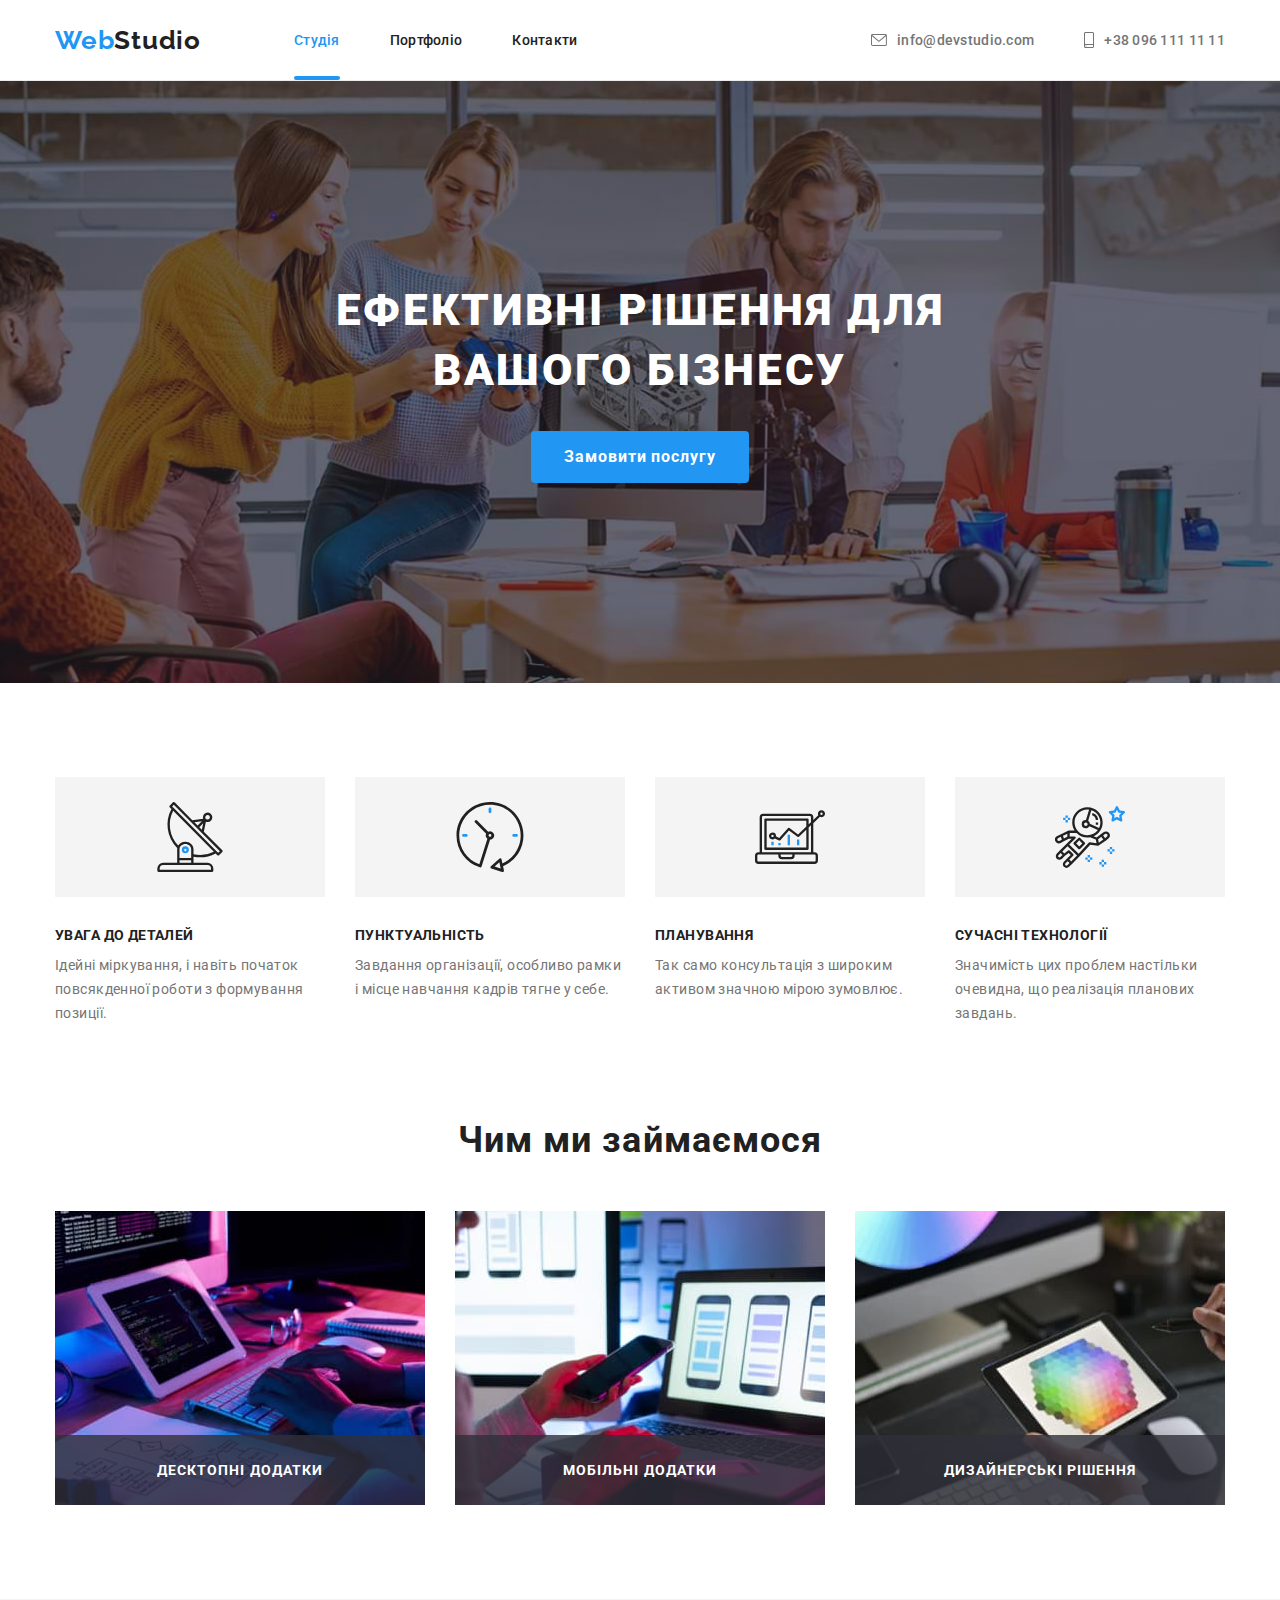
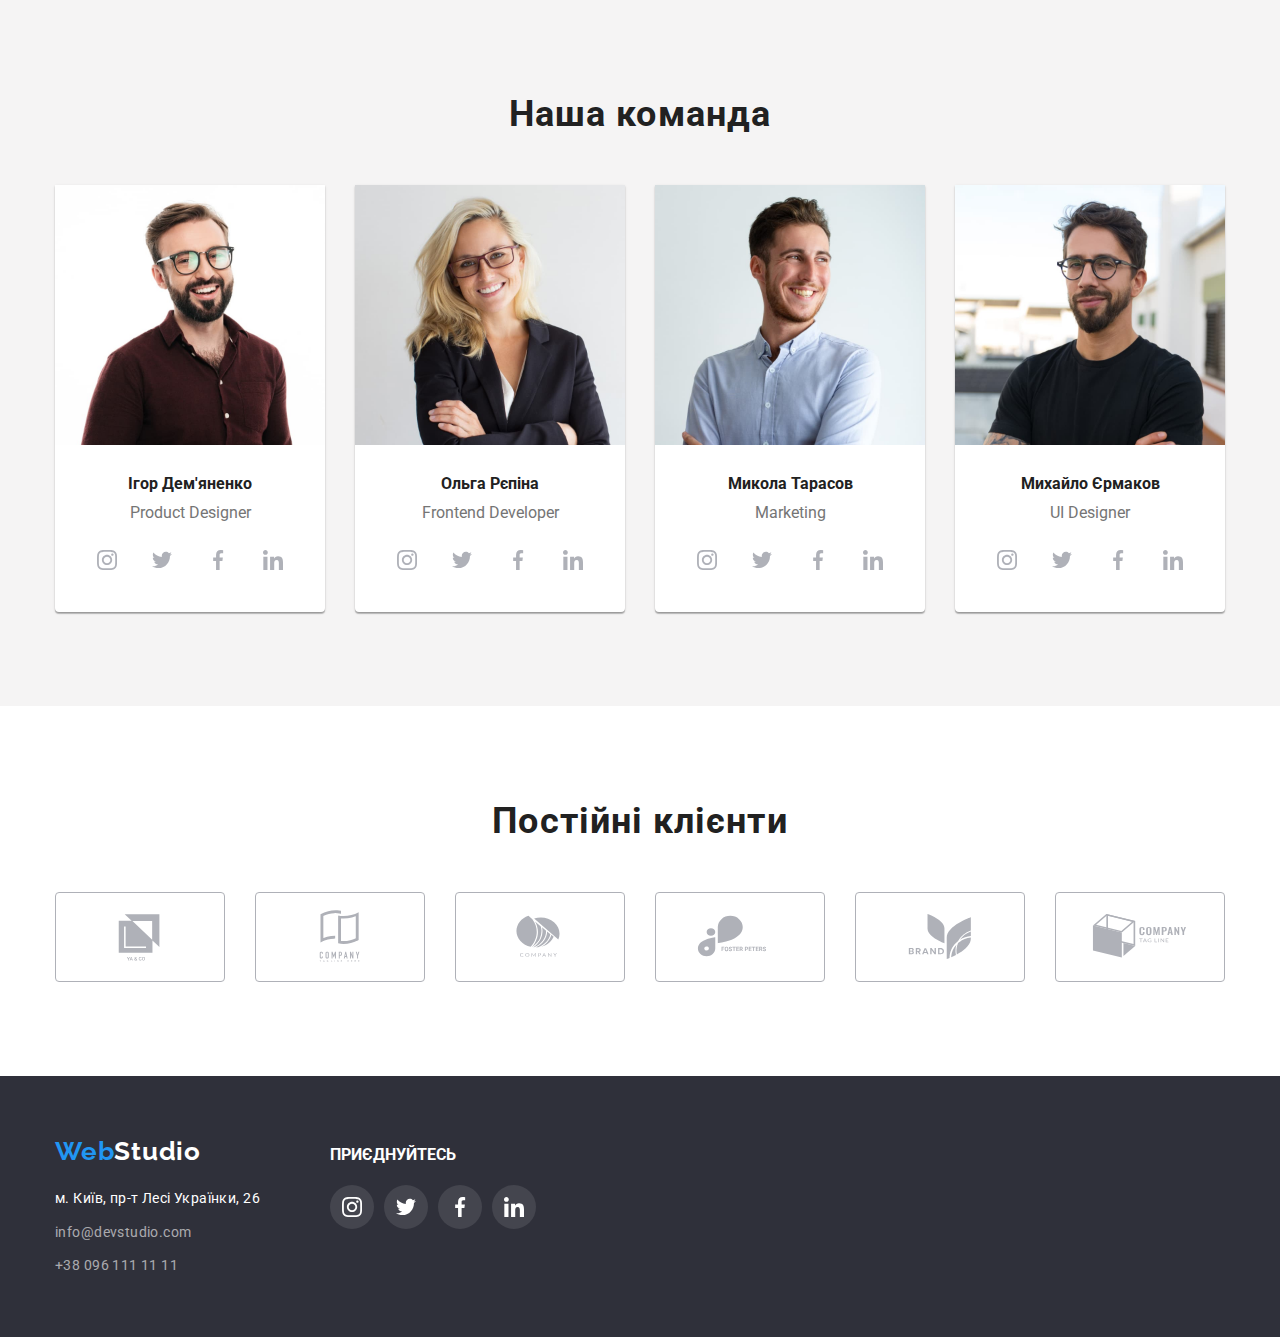
<file: index.html>
<!DOCTYPE html>
<html lang="uk">

<head>
    <meta charset="UTF-8" />
    <meta http-equiv="X-UA-Compatible" content="IE=edge" />
    <meta name="viewport" content="width=device-width, initial-scale=1.0" />
    <title>Студія</title>
    <link rel="preconnect" href="https://fonts.googleapis.com" />
    <link rel="preconnect" href="https://fonts.gstatic.com" crossorigin />
    <link
        href="https://fonts.googleapis.com/css2?family=Raleway:wght@700&family=Roboto:wght@400;500;700;900&display=swap"
        rel="stylesheet" />
    <link rel="stylesheet"
        href="https://cdnjs.cloudflare.com/ajax/libs/modern-normalize/1.1.0/modern-normalize.min.css" />
    <link rel="stylesheet" href="./css/styles.css" />
</head>
<!---->
<body>
    <header>
        <!--navigation with logo, portfolio, contacts-->
        <div class="nav-list-flex container">
            <nav class="nav-list-flex">
                <a href="./index.html" class="webstudio-link">Web<span class="span-studio">Studio</span></a>
                <ul class="nav-list">
                    <li class="item"><a href="./index.html" class="link current">Студія</a></li>
                    <li class="item"><a href="./portfolio.html" class="link">Портфоліо</a></li>
                    <li class="item"><a href="#" class="link">Контакти</a></li>
                </ul>
            </nav>
            <ul class="info-list-contacts">
                <li class="item"><a href="mailto:info@devstudio.com" class="contacts">
                        <svg class="contacs-svg" width="16" height="12">
                            <use href="./images/nav-sprite.svg#icon-e-mail"></use>
                        </svg>info@devstudio.com</a>
                </li>
                <li class="item"><a href="tel:+380961111111" class="contacts">
                        <svg class="contacs-svg" width="10" height="16">
                            <use href="./images/nav-sprite.svg#icon-phone"></use>
                        </svg>+38 096 111 11 11</a>
                </li>
            </ul>
        </div>
    </header>
    <!--main page including first slide with button, our benefits, what do we do, our team-->
    <main>
        <!--first slide with button "order services"-->
        <section class="hero">
            <div class="container">
                <h1 class="hero-title">Ефективні рішення для вашого бізнесу</h1>
                <button type="button" class="hero-button" data-modal-open>Замовити послугу</button>
            </div>
        </section>
        <!--our benefits-->
        <section class="section">
            <div class="container">
                <h2 class="visually-hidden">Переваги</h2>
                <ul class="featueres list">
                    <li class="item quality antenna">
                            <h3 class="featueres-title">Увага до деталей</h3>
                            <p class="featueres-link">
                                Ідейні міркування, і навіть початок повсякденної роботи з формування позиції.
                            </p>
                    </li>
                    <li class="item quality clock">
                            <h3 class="featueres-title">Пунктуальність</h3>
                            <p class="featueres-link">
                                Завдання організації, особливо рамки і місце навчання кадрів
                                тягне у себе.
                            </p>
                    </li>
                    <li class="item quality diagram">
                            <h3 class="featueres-title">Планування</h3>
                            <p class="featueres-link">
                                Так само консультація з широким активом значною мірою зумовлює.
                            </p>
                    </li>
                    <li class="item quality astronaut">
                            <h3 class="featueres-title">Сучасні технології</h3>
                            <p class="featueres-link">
                                Значимість цих проблем настільки очевидна, що реалізація
                                планових завдань.
                            </p>
                    </li>
                </ul>
            </div>
        </section>
        <!--what do we do-->
        <section class="section specificity">
            <div class="container">
                <h2 class="specificity">Чим ми займаємося</h2>
                <ul class="specif list">
                    <li class="item">
                        <div class="specif-box"><img src="./images/prog_on_notebook.jpg" alt="Людина програмує" width="370" height="294"/>
                            <div class="specif-box-list">
                                <p class="specif-box-text">Десктопні додатки</p>
                            </div>
                        </div>
                    </li>
                    <li class="item">
                        <div class="specif-box"><img src="./images/phone_and_notebook.jpg"
                            alt="Людина обирає дизайн додатка для відображення на смартфоні" width="370" height="294"/>
                            <div class="specif-box-list">
                                <p class="specif-box-text">Мобільні додатки</p>
                            </div>
                        </div>
                    </li>
                    <li class="item">
                        <div class="specif-box"><img src="./images/design_tablet.jpg" alt="Людина обирає колір з палітри на планшеті"
                            width="370" height="294"/>
                            <div class="specif-box-list">
                                <p class="specif-box-text">Дизайнерські рішення</p>
                            </div>
                        <div>    
                    </li>
                </ul>
            </div>
        </section>
        <!--our team-->
        <section class="section team-bg">
            <div class="container">
                <h2 class="team">Наша команда</h2>
                <ul class="all-team list">
                    <li class="item">
                        <img src="./images/igor.jpg" alt="фото Ігоря Дем'яненко" width="270" height="260" />
                        <div class="team-card">
                            <h3 class="name-title">Ігор Дем'яненко</h3>
                            <p class="position-title">Product Designer</p>
                            <ul class="svg-social-links">
                                <li>
                                    <a href="#" class="social-links">
                                        <svg viewBox="0 0 100 100" width="20" class="soc-links-svg">
                                            <use xLink:href="./images/sprite.svg#icon-instagram"></use>
                                        </svg>
                                    </a>
                                </li>
                                <li>
                                    <a href="#" class="social-links">
                                        <svg viewBox="0 0 100 100" width="20" class="soc-links-svg">
                                            <use xLink:href="./images/sprite.svg#icon-twitter"></use>
                                        </svg>
                                    </a>
                                </li>
                                <li>
                                    <a href="#" class="social-links">
                                        <svg viewBox="0 0 100 100" width="20" class="soc-links-svg">
                                            <use xLink:href="./images/sprite.svg#icon-facebook"></use>
                                        </svg>
                                    </a>
                                </li>
                                <li>
                                    <a href="#" class="social-links">
                                        <svg viewBox="0 0 100 100" width="20" class="soc-links-svg">
                                            <use xLink:href="./images/sprite.svg#icon-linkedin"></use>
                                        </svg>
                                    </a>
                                </li>
                            </ul>
                        </div>
                    </li>
                    <li class="item">
                        <img src="./images/olga.jpg" alt="фото Ольги Рєпіної" width="270" height="260" />
                        <div class="team-card">
                            <h3 class="name-title">Ольга Рєпіна</h3>
                            <p class="position-title">Frontend Developer</p>
                            <ul class="svg-social-links">
                                <li>
                                    <a href="#" class="social-links">
                                        <svg viewBox="0 0 100 100" width="20" class="soc-links-svg">
                                            <use xLink:href="./images/sprite.svg#icon-instagram"></use>
                                        </svg>
                                    </a>
                                </li>
                                <li>
                                    <a href="#" class="social-links">
                                        <svg viewBox="0 0 100 100" width="20" class="soc-links-svg">
                                            <use xLink:href="./images/sprite.svg#icon-twitter"></use>
                                        </svg>
                                    </a>
                                </li>
                                <li>
                                    <a href="#" class="social-links">
                                        <svg viewBox="0 0 100 100" width="20" class="soc-links-svg">
                                            <use xLink:href="./images/sprite.svg#icon-facebook"></use>
                                        </svg>
                                    </a>
                                </li>
                                <li>
                                    <a href="#" class="social-links">
                                        <svg viewBox="0 0 100 100" width="20" class="soc-links-svg">
                                            <use xLink:href="./images/sprite.svg#icon-linkedin"></use>
                                        </svg>
                                    </a>
                                </li>
                            </ul>
                        </div>
                    </li>
                    <li class="item">
                        <img src="./images/mykola.jpg" alt="фото Миколи Тарасова" width="270" height="260" />
                        <div class="team-card">
                            <h3 class="name-title">Микола Тарасов</h3>
                            <p class="position-title">Marketing</p>
                            <ul class="svg-social-links">
                                <li>
                                    <a href="#" class="social-links">
                                        <svg viewBox="0 0 100 100" width="20" class="soc-links-svg">
                                            <use xLink:href="./images/sprite.svg#icon-instagram"></use>
                                        </svg>
                                    </a>
                                </li>
                                <li>
                                    <a href="#" class="social-links">
                                        <svg viewBox="0 0 100 100" width="20" class="soc-links-svg">
                                            <use xLink:href="./images/sprite.svg#icon-twitter"></use>
                                        </svg>
                                    </a>
                                </li>
                                <li>
                                    <a href="#" class="social-links">
                                        <svg viewBox="0 0 100 100" width="20" class="soc-links-svg">
                                            <use xLink:href="./images/sprite.svg#icon-facebook"></use>
                                        </svg>
                                    </a>
                                </li>
                                <li>
                                    <a href="#" class="social-links">
                                        <svg viewBox="0 0 100 100" width="20" class="soc-links-svg">
                                            <use xLink:href="./images/sprite.svg#icon-linkedin"></use>
                                        </svg>
                                    </a>
                                </li>
                            </ul>
                        </div>
                    </li>
                    <li class="item">
                        <img src="./images/mykhailo.jpg" alt="фото Михайла Єрмакова" width="270" height="260" />
                        <div class="team-card">
                            <h3 class="name-title">Михайло Єрмаков</h3>
                            <p class="position-title">UI Designer</p>
                            <ul class="svg-social-links">
                                <li>
                                    <a href="#" class="social-links">
                                        <svg viewBox="0 0 100 100" width="20" class="soc-links-svg">
                                            <use xLink:href="./images/sprite.svg#icon-instagram"></use>
                                        </svg>
                                    </a>
                                </li>
                                <li>
                                    <a href="#" class="social-links">
                                        <svg viewBox="0 0 100 100" width="20" class="soc-links-svg">
                                            <use xLink:href="./images/sprite.svg#icon-twitter"></use>
                                        </svg>
                                    </a>
                                </li>
                                <li>
                                    <a href="#" class="social-links">
                                        <svg viewBox="0 0 100 100" width="20" class="soc-links-svg">
                                            <use xLink:href="./images/sprite.svg#icon-facebook"></use>
                                        </svg>
                                    </a>
                                </li>
                                <li>
                                    <a href="#" class="social-links">
                                        <svg viewBox="0 0 100 100" width="20" class="soc-links-svg">
                                            <use xLink:href="./images/sprite.svg#icon-linkedin"></use>
                                        </svg>
                                    </a>
                                </li>
                            </ul>
                        </div>
                    </li>
                </ul>
            </div>
        </section>
        <!--our clients-->
        <section class="clients">
            <div class="container">
                <h2 class="clients-title">Постійні клієнти</h2>
                <ul class="clients-list">
                    <li class="clients-item">
                        <a href="#" class="link clients-link">
                            <svg class="clients-svg" width="106" height="60">
                                <use xLink:href="./images/sprite_companis.svg#icon-logo"></use>
                            </svg>
                        </a>
                    </li>
                    <li class="clients-item">
                        <a href="#" class="link clients-link">
                            <svg class="clients-svg" width="106" height="60">
                                <use xLink:href="./images/sprite_companis.svg#icon-logo-1"></use>
                            </svg>
                         </a>
                    </li>
                    <li class="clients-item">
                        <a href="#" class="link clients-link">
                            <svg class="clients-svg" width="106" height="60">
                                <use href="./images/sprite_companis.svg#icon-logo-2"></use>
                            </svg>
                        </a>
                    </li>
                    <li class="clients-item">
                        <a href="#" class="link clients-link">
                            <svg class="clients-svg" width="106" height="60">
                                <use href="./images/sprite_companis.svg#icon-logo-3"></use>
                            </svg>
                        </a>
                    </li>
                    <li class="clients-item">
                        <a href="#" class="link clients-link">
                            <svg class="clients-svg" width="106" height="60">
                                <use href="./images/sprite_companis.svg#icon-logo-4"></use>
                            </svg>
                        </a>
                    </li>
                    <li class="clients-item">
                        <a href="#" class="link clients-link">
                            <svg class="clients-svg" width="106" height="60">
                                <use href="./images/sprite_companis.svg#icon-logo-5"></use>
                            </svg>
                        </a>
                    </li>
                </ul>
            </div>
        </section>
    </main>
    <!--footer with logo, address, contacts-->
    <footer>
        <div class="container footer-container">
            <div class="container-footer-adress">
                <a href="./index.html" class="webstudio-button">Web<span class="span-studio-button">Studio</span></a>
                <address class="adress-list">
                    <ul class="list">
                        <li><a href="https://goo.gl/maps/CPtrU1FHBa2aNyZL9" class="footer-list-item" target="_blank"
                                rel="noopener noreferrer nofollow">
                                м. Київ, пр-т Лесі Українки, 26</a>
                        </li>
                        <li>
                            <a href="mailto:info@devstudio.com" class="footer-list">info@devstudio.com</a>
                        </li>
                        <li>
                            <a href="tel:+380961111111" class="footer-list">+38 096 111 11 11</a>
                        </li>
                    </ul>
                </address>
            </div>
            <div class="container-join-us">
                <p class="join-us">приєднуйтесь</p>
                <ul class="footer-networks">
                    <li class="social-link">
                        <a href="#" class="footer-social-links">
                            <svg width="20" height="20" class="social-svg">
                                <use xLink:href="./images/sprite.svg#icon-instagram"></use>
                            </svg>
                        </a>
                    </li>
                    <li class="social-link">
                        <a href="#" class="footer-social-links">
                            <svg width="20" height="20" class="social-svg">
                                <use xLink:href="./images/sprite.svg#icon-twitter"></use>
                            </svg>
                        </a>
                    </li>
                    <li class="social-link">
                        <a href="#" class="footer-social-links">
                            <svg width="20" height="20" class="social-svg">
                                <use xLink:href="./images/sprite.svg#icon-facebook"></use>
                            </svg>
                        </a>
                    </li>
                    <li class="social-link">
                        <a href="#" class="footer-social-links">
                            <svg width="20" height="20" class="social-svg">
                                <use xLink:href="./images/sprite.svg#icon-linkedin"></use>
                            </svg>
                        </a>
                    </li>
                </ul>
            </div>
        </div>
    </footer>
    <div class="backdrop is-hidden" data-modal>
        <div class="modal">
            <button type="button" class="button-close" data-modal-close>
                <svg width="100%" height="100%">
                    <use xLink:href="./images/close.svg#icon-close"></use>
                </svg>
            </button>
        </div>
    </div>
    <script src="./js/modal.js"></script>
</body>

</html>
</file>
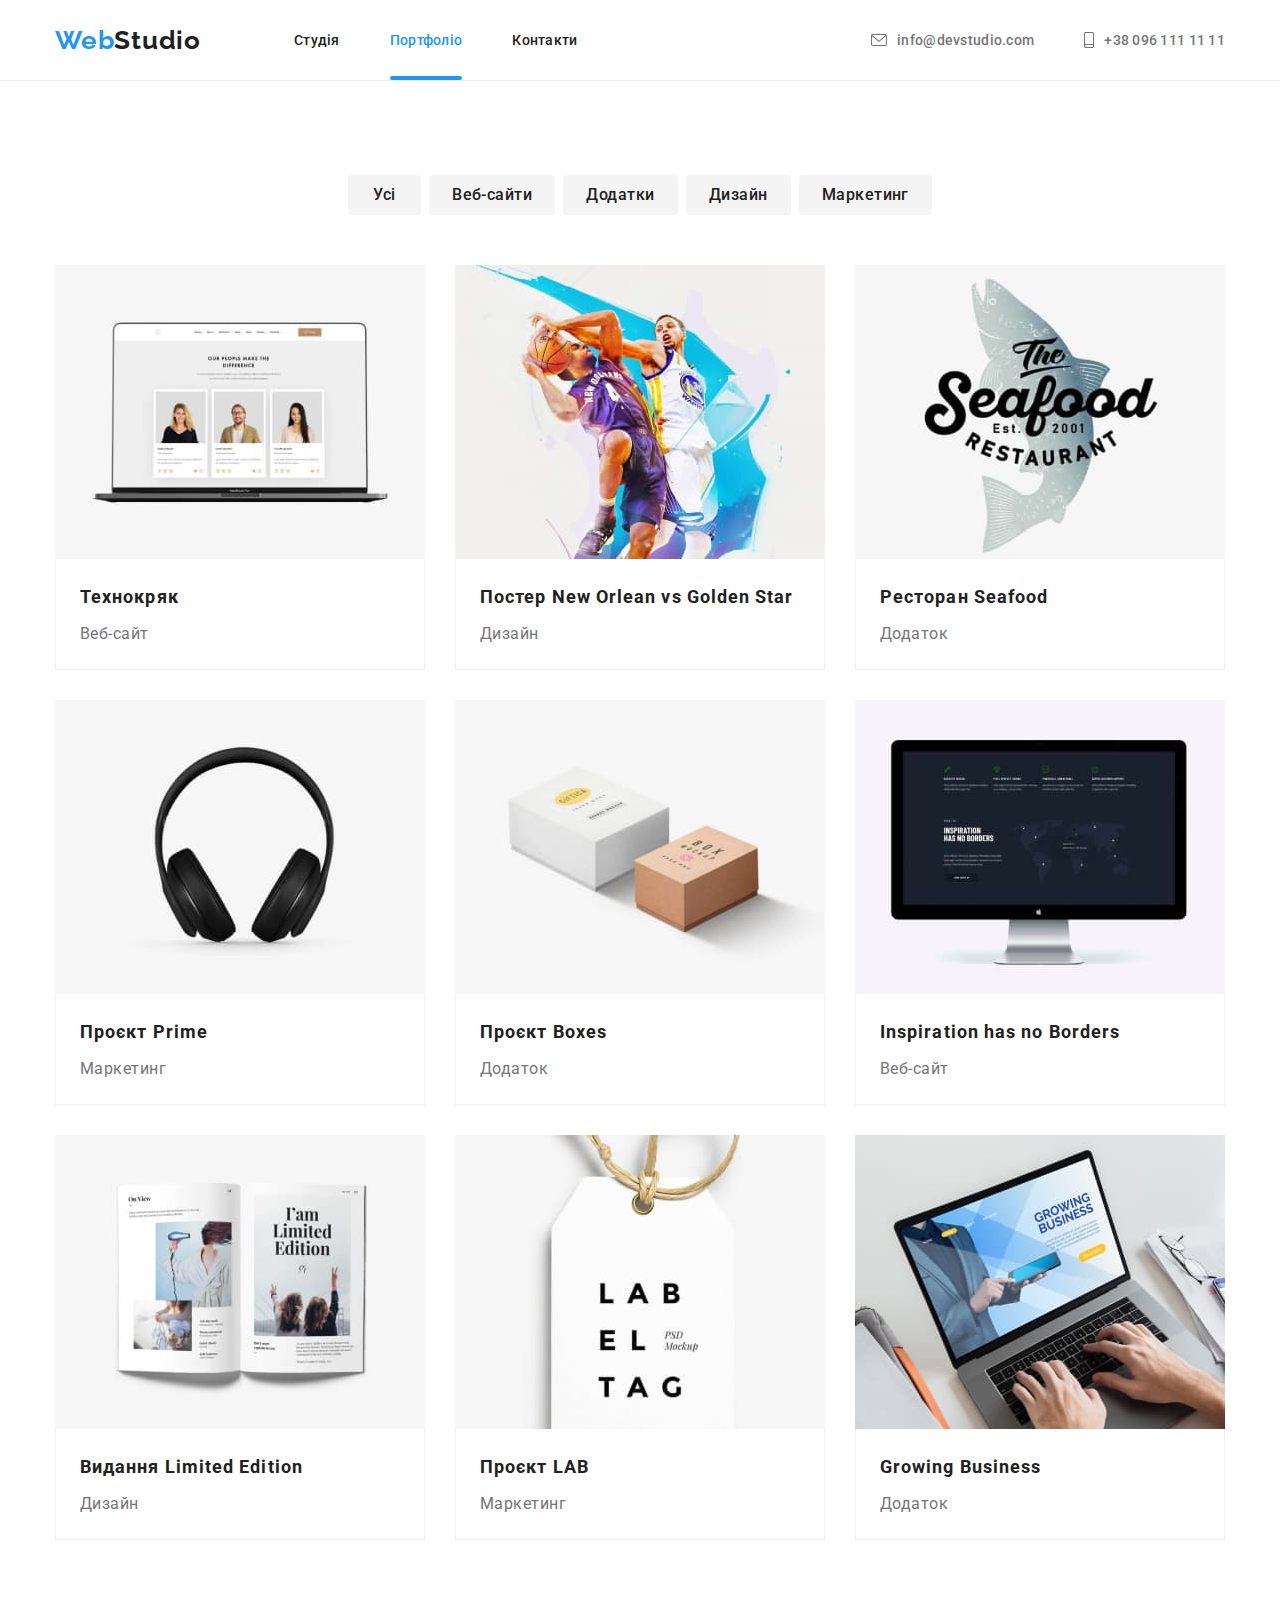
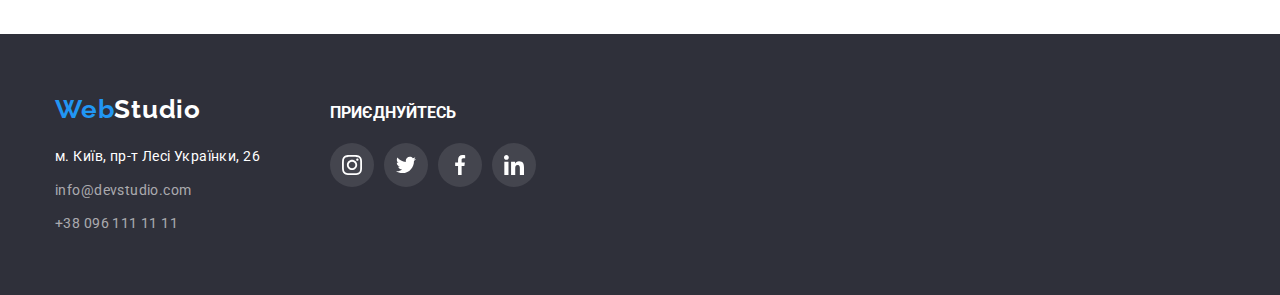
<file: portfolio.html>
<!DOCTYPE html>
<html lang="uk">
<head>
    <meta charset="UTF-8">
    <meta http-equiv="X-UA-Compatible" content="IE=edge">
    <meta name="viewport" content="width=device-width, initial-scale=1.0">
    <title>Портфоліо</title>
    <link rel="preconnect" href="https://fonts.googleapis.com">
    <link rel="preconnect" href="https://fonts.gstatic.com" crossorigin>
    <link href="https://fonts.googleapis.com/css2?family=Raleway:wght@700&family=Roboto:wght@400;500;700;900&display=swap"
    rel="stylesheet">
    <link rel="stylesheet" href="https://cdnjs.cloudflare.com/ajax/libs/modern-normalize/1.1.0/modern-normalize.min.css"/>
    <link rel="stylesheet" href="./css/styles.css">
</head>
<body>
    <header>
        <!--navigation with logo, portfolio, contacts-->
        <div class="nav-list-flex container">
            <nav class="nav-list-flex">
                <a href="./index.html" class="webstudio-link">Web<span class="span-studio">Studio</span></a>
                <ul class="nav-list">
                    <li class="item"><a href="./index.html" class="link">Студія</a></li>
                    <li class="item"><a href="./portfolio.html" class="link current">Портфоліо</a></li>
                    <li class="item"><a href="#" class="link">Контакти</a></li>
                </ul>
            </nav>
            <ul class="info-list-contacts">
                <li class="item"><a href="mailto:info@devstudio.com" class="contacts">
                        <svg class="contacs-svg" width="16" height="12">
                            <use href="./images/nav-sprite.svg#icon-e-mail"></use>
                        </svg>info@devstudio.com</a>
                </li>
                <li class="item"><a href="tel:+380961111111" class="contacts">
                        <svg class="contacs-svg" width="10" height="16">
                            <use href="./images/nav-sprite.svg#icon-phone"></use>
                        </svg>+38 096 111 11 11</a>
                </li>
            </ul>
        </div>
    </header>
    <!--main with buttons and portfolio-->
    <main>
        <section class="section-portfolio">
            <div class="section container">
                    <h1 class="visually-hidden">Наші роботи</h1>
                <ul class="portfolio-projects list">
                    <li class="item"><button class="portfolio-link" type="button">Усі</button></li>
                    <li class="item"><button class="portfolio-link" type="button">Веб-сайти</button></li>
                    <li class="item"><button class="portfolio-link" type="button">Додатки</button></li>
                    <li class="item"><button class="portfolio-link" type="button">Дизайн</button></li>
                    <li class="item"><button class="portfolio-link" type="button">Маркетинг</button></li>
                </ul>
                <ul class="projects-list">
                    <li class="item">
                        <a href="#" class="card-link">
                            <div class="project-thumb">
                                <img src="./images/notebook_with_site.jpg" alt="зображення ноутбуку з відкритим сайтом" width="370" height="294"/>
                                <div class="card-description">
                                    <p class="card-description-text">
                                        Ресурс пропонує комплексні пропозиції з різним рівнем функціоналу 
                                        та сервісів. Все це дозволить відвідувачу отримати вичерпні відомості 
                                        про компанію чи приватну особу.
                                    </p>
                                </div>
                            </div>
                            <div class="project-card">
                                <h2 class="project-title">Технокряк</h2>
                                <p class="project-category">Веб-сайт</p>
                            </div>
                        </a> 
                    </li>
                    <li class="item">
                        <a href="#" class="card-link">
                            <div class="project-thumb">   
                                <img src="./images/basketball_players.jpg" alt="зображення постеру баскетбол Новий Орлеан проти Голден Стейт" width="370" height="294"/>
                                <div class="card-description">
                                    <p class="card-description-text">
                                        Ресурс пропонує комплексні пропозиції з різним рівнем функціоналу 
                                        та сервісів. Все це дозволить відвідувачу отримати вичерпні відомості 
                                        про компанію чи приватну особу.
                                    </p>
                                </div>
                            </div>
                            <div class="project-card">
                                <h2 class="project-title">Постер New Orlean vs Golden Star</h2>
                                <p class="project-category">Дизайн</p>
                            </div>
                        </a>        
                    </li>
                    <li class="item">
                        <a href="#" class="card-link">
                            <div class="project-thumb">
                                <img src="./images/seafood_restaurant.jpg" alt="зображення логотипу ресторану Seafood" width="370" height="294"/>
                                <div class="card-description">
                                    <p class="card-description-text">
                                        Ресурс пропонує комплексні пропозиції з різним рівнем функціоналу 
                                        та сервісів. Все це дозволить відвідувачу отримати вичерпні відомості 
                                        про компанію чи приватну особу.
                                    </p>
                                </div>
                            </div>
                            <div class="project-card">
                                <h2 class="project-title">Ресторан Seafood</h2>
                                <p class="project-category">Додаток</p>
                            </div>
                        </a>     
                    </li>
                    <li class="item">
                        <a href="#" class="card-link">
                            <div class="project-thumb">
                                <img src="./images/headphones.jpg" alt="зображення навушників" width="370" height="294"/>
                                <div class="card-description">
                                    <p class="card-description-text">
                                        Ресурс пропонує комплексні пропозиції з різним рівнем функціоналу 
                                        та сервісів. Все це дозволить відвідувачу отримати вичерпні відомості 
                                        про компанію чи приватну особу.
                                    </p>
                                </div>
                            </div>
                            <div class="project-card">
                                <h2 class="project-title">Проєкт Prime</h2>
                                <p class="project-category">Маркетинг</p>
                            </div>
                        </a>     
                    </li>
                    <li class="item">
                        <a href="#" class="card-link">
                            <div class="project-thumb">   
                                <img src="./images/boxes.jpg" alt="зображення коробок" width="370" height="294"/>
                                <div class="card-description">
                                    <p class="card-description-text">
                                        Ресурс пропонує комплексні пропозиції з різним рівнем функціоналу 
                                        та сервісів. Все це дозволить відвідувачу отримати вичерпні відомості 
                                        про компанію чи приватну особу.
                                    </p>
                                </div>
                            </div>
                            <div class="project-card">   
                                <h2 class="project-title">Проєкт Boxes</h2>
                                <p class="project-category">Додаток</p>
                            </div>
                        </a>          
                    </li>
                    <li class="item">
                        <a href="#" class="card-link">
                            <div class="project-thumb">
                                <img src="./images/сomputer.jpg" alt="зображення комп'ютера з відкритим сайтом" width="370" height="294"/>
                                <div class="card-description">
                                    <p class="card-description-text">
                                        Ресурс пропонує комплексні пропозиції з різним рівнем функціоналу 
                                        та сервісів. Все це дозволить відвідувачу отримати вичерпні відомості 
                                        про компанію чи приватну особу.
                                    </p>
                                </div>
                            </div> 
                            <div class="project-card">
                                <h2 class="project-title">Inspiration has no Borders</h2>
                                <p class="project-category">Веб-сайт</p>
                            </div>   
                        </a>     
                    </li>
                    <li class="item">
                        <a href="#" class="card-link">
                            <div class="project-thumb">
                                <img src="./images/magazine.jpg" alt="зображення журналу Limited Edition" width="370" height="294"/>
                                <div class="card-description">
                                    <p class="card-description-text">
                                        Ресурс пропонує комплексні пропозиції з різним рівнем функціоналу 
                                        та сервісів. Все це дозволить відвідувачу отримати вичерпні відомості 
                                        про компанію чи приватну особу.
                                    </p>
                                </div>
                            </div>
                            <div class="project-card">
                                <h2 class="project-title">Видання Limited Edition</h2>
                                <p class="project-category">Дизайн</p>
                            </div>
                        </a>         
                    </li>
                    <li class="item">
                        <a href="#" class="card-link">
                            <div class="project-thumb">
                                <img src="./images/lab.jpg" alt="зображення лейблу" width="370" height="294">
                                <div class="card-description">
                                    <p class="card-description-text">
                                        Ресурс пропонує комплексні пропозиції з різним рівнем функціоналу 
                                        та сервісів. Все це дозволить відвідувачу отримати вичерпні відомості 
                                        про компанію чи приватну особу.
                                    </p>
                                </div>
                            </div>    
                            <div class="project-card">
                                <h2 class="project-title">Проєкт LAB</h2>
                                <p class="project-category">Маркетинг</p>
                            </div>
                        </a>         
                    </li>
                    <li class="item">
                        <a href="#" class="card-link">
                            <div class="project-thumb">
                                <img src="./images/growing.jpg" alt="зображення ноутбуку з платформою Growing Business" width="370" height="294">
                                <div class="card-description">
                                    <p class="card-description-text">
                                        Ресурс пропонує комплексні пропозиції з різним рівнем функціоналу 
                                        та сервісів. Все це дозволить відвідувачу отримати вичерпні відомості 
                                        про компанію чи приватну особу.
                                    </p>
                                </div>
                            </div>
                            <div class="project-card">
                                <h2 class="project-title">Growing Business</h2>
                                <p class="project-category">Додаток</p>
                            </div>
                        </a>      
                    </li>
                </ul>
            </div>
        </section>
    
    </main>
    <!--footer with logo, address, contacts-->
    <footer>
        <div class="container footer-container">
            <div class="container-footer-adress">
                <a href="./index.html" class="webstudio-button">Web<span class="span-studio-button">Studio</span></a>
                <address class="adress-list">
                    <ul class="list">
                        <li><a href="https://goo.gl/maps/CPtrU1FHBa2aNyZL9" class="footer-list-item" target="_blank"
                                rel="noopener noreferrer nofollow">
                                м. Київ, пр-т Лесі Українки, 26</a>
                        </li>
                        <li>
                            <a href="mailto:info@devstudio.com" class="footer-list">info@devstudio.com</a>
                        </li>
                        <li>
                            <a href="tel:+380961111111" class="footer-list">+38 096 111 11 11</a>
                        </li>
                    </ul>
                </address>
            </div>
            <div class="container-join-us">
                <p class="join-us">приєднуйтесь</p>
                <ul class="footer-networks">
                    <li class="social-link">
                        <a href="#" class="footer-social-links">
                            <svg width="20" height="20" class="social-svg">
                                <use xLink:href="./images/sprite.svg#icon-instagram"></use>
                            </svg>
                        </a>
                    </li>
                    <li class="social-link">
                        <a href="#" class="footer-social-links">
                            <svg width="20" height="20" class="social-svg">
                                <use xLink:href="./images/sprite.svg#icon-twitter"></use>
                            </svg>
                        </a>
                    </li>
                    <li class="social-link">
                        <a href="#" class="footer-social-links">
                            <svg width="20" height="20" class="social-svg">
                                <use xLink:href="./images/sprite.svg#icon-facebook"></use>
                            </svg>
                        </a>
                    </li>
                    <li class="social-link">
                        <a href="#" class="footer-social-links">
                            <svg width="20" height="20" class="social-svg">
                                <use xLink:href="./images/sprite.svg#icon-linkedin"></use>
                            </svg>
                        </a>
                    </li>
                </ul>
            </div>
        </div>
    </footer>
</body>
</html>
</file>
<file: css/styles.css>
:root {
    /*fonts*/
    --main-font: "Roboto", sans-serif;
    --secondary-font: "Raleway", sans-serif;
    /* colors */
    --link-color: #2196f3;
    --hover-color: #188ce8;
    --logo-color: #000000;
    --main-light-color: #ffffff;
    --main-dark-color: #2f303a;
    --main-font-color: #212121;
    --secondary-font-color: #757575;
    --third-font-color: rgba(255, 255, 255, 0.6);
    --portfolio-bg-color: #f5f4f4;
    --icon-color: #afb1b8;
    --white: #ffffff;
    --animation-timing: cubic-bezier(0.4, 0, 0.2, 1);
    --specif-box-color: rgba(47, 48, 58, 0.8);
    --hover-overlay: rgba(33, 150, 243, 0.9);
    
}
  
  /*body css*/
  
body {
    font-family: Roboto, sans-serif;
  }
  
li {
    list-style-type: none;
  }
  
a {
    text-decoration: none;
  }
  
ul {
    margin: 0;
    padding: 0;
  }
  
h1,
h2,
h3,
h4,
h5,
h6,
p {
    margin: 0;
    padding: 0;
  }
  
img {
    display: block;
  }
  
.list {
    list-style: none;
    padding: 0;
    margin: 0;
  }
  
.link {
    list-style: none;
    padding: 0;
    margin: 0;
  }
  
header {
    border-bottom: 1px solid #ececec;
  }
  
/*header a {
    padding-bottom: 32px;
    padding-top: 32px;
}*/

.container {
    width: 1200px;
    margin-left: auto;
    margin-right: auto;
    padding-left: 15px;
    padding-right: 15px;
    /*outline: 2px solid orange;*/
}
  
.backdrop {
    position: fixed;
    top: 0;
    left: 0;
    width: 100%;
    height: 100%;
    background-color: rgba(0, 0, 0, 0.2);
    opacity: 1;
    transition: opacity 250ms var(--animating-timing);
}
  
.modal {
    position: absolute;
    top: 50%;
    left: 50%;
    transform: translate(-50%, -50%);
    min-width: 528px;
    min-height: 581px;
    background: var(--white);
    box-shadow: 0px 1px 3px rgba(0, 0, 0, 0.12), 0px 1px 1px rgba(0, 0, 0, 0.14),
      0px 2px 1px rgba(0, 0, 0, 0.2);
    border-radius: 4px;
    transform: translate(-50%, -50%) scale(1);
    transition: transform 250ms cubic-bezier(0.6, 0.14, 0.21, 1.43);
}
  
.backdrop.is-hidden {
    opacity: 0;
    pointer-events: none;
}
  
.backdrop.is-hidden .modal {
    transform: translate(-50%, -50%) scale(0.8);
}
  
.button-close {
    position: absolute;
    top: 8px;
    right: 8px;
    width: 30px;
    height: 30px;
    margin: 0;
    padding: 0;
    background-color: var(--white);
    border: 1px solid rgba(0, 0, 0, 0.1);
    border-radius: 50%;
}
  
.visually-hidden {
    position: absolute;
    width: 1px;
    height: 1px;
    margin: -1px;
    border: 0;
    padding: 0;
  
    white-space: nowrap;
    clip-path: inset(100%);
    clip: rect(0 0 0 0);
    overflow: hidden;
  }
  
  /* header css*/
.webstudio-link {
    font-family: Raleway, sans-serif;
    font-weight: 700;
    font-size: 26px;
    line-height: 31px;
    letter-spacing: 0.03em;
    color: var(--link-color);
  }
  
.span-studio {
    color: var(--main-font-color);
  }
  
.contacts {
    justify-content: end;
    color: #757575;
    display: flex;
    align-items: center;
  }
  
.nav-list-flex {
    display: flex;
    align-items: center;
    /*border-bottom: 1px solid #ececec;*/
  }
  
.nav-list-flex :last-child {
    margin-right: 0;
  }
  
.nav-list {
    display: flex;
    margin-left: 93px;
    margin-bottom: 0px;
    margin-top: 0px;
  }
  
.nav-list .link {
    position: relative;
    display: block;
    padding-top: 32px;
    padding-bottom: 32px;
    font-weight: 500;
    font-size: 14px;
    line-height: 16px;
    letter-spacing: 0.02em;
    color: var(--main-font-color);
  }

.nav-list .item + .item {
    margin-left: 50px;
  }
  
.info-list-contacts .item + .item {
    margin-left: 50px;
    display: flex;
    padding-left: 0;
  }
  
.nav-list a:hover,
.nav-list a:focus {
    color: var(--link-color);
  }

.nav-list .link::after {
    content: "";
    display: block;
    position: absolute;
    top: calc(100% - 4px);
    left: 0;
    height: 4px;
    width: 100%;
    background-color: var(--link-color);
    border-radius: 4px;
    opacity: 0;
}
.nav-list .link.current,
.nav-list .link.current::after {
  color: var(--link-color);
  border-radius: 2px;
  opacity: 1;
}

  
.info-list-contacts {
    display: flex;
    margin: 0 auto;
  }
  
.info-list-contacts a {
    font-weight: 500;
    font-size: 14px;
    line-height: 16px;
    letter-spacing: 0.02em;
    color: var(--secondary-font-color);
  }
  
.info-list-contacts a:hover,
.info-list-contacts a:focus {
    color: var(--link-color);
  }
.nav-list-flex .link.current {
    color: var(--link-color);
  }
  
.overlay {
    max-width: 1600px;
    height: 600px;
    margin-left: auto;
    margin-right: auto;
    background-image: url(../images/img\ overlay.jpg);
    background-size: cover;
    background-repeat: no-repeat;
    background-position: center;
  }
  
.contacs-svg,
.contacs-svg {
    fill: currentColor;
    background-size: auto;
    display: flex;
  }
  
.contacs-svg:nth-child(1) {
    margin-right: 10px;
  }
  
.hero {
    background: var(--main-dark-color);
    text-align: center;
    padding-top: 200px;
    padding-bottom: 200px;
    max-width: 1600px;
    margin-left: auto;
    margin-right: auto;
    background-image: linear-gradient(
        to right,
        rgba(47, 48, 58, 0.4),
        rgba(47, 48, 58, 0.4)
      ),
      url("../images/overlay.jpg");
    background-position: center;
    background-repeat: no-repeat;
    background-size: cover;
  }
.hero-title {
    font-weight: 900;
    font-size: 44px;
    line-height: 1.36;
    text-align: center;
    letter-spacing: 0.06em;
    text-transform: uppercase;
    color: var(--primary-white);
    margin: 0 auto;
    color: var(--main-light-color);
    margin-bottom: 30px;
    max-width: 696px;
    height: 120px;
  }
.hero-button {
    background: var(--link-color);
    color: var(--main-light-color);
    border: 1px solid transparent;
    border-radius: 4px;
    padding: 10px 32px;
    font-weight: 700;
    font-size: 16px;
    line-height: 30px;
    text-align: center;
    letter-spacing: 0.06em;
  }
  
.section {
    padding-top: 94px;
    padding-bottom: 94px;
}

.featueres {
    display: flex;
}
.featueres .item + .item {
    margin-left: 30px;
}
.featueres .item {
    width: 270px;
    margin-right: 0px;
    padding-inline-start: 0px;
}

.featueres-title {
    margin-top: 0px;
    margin-bottom: 10px;
    font-weight: 700;
    font-size: 14px;
    line-height: 16px;
    letter-spacing: 0.03em;
    text-transform: uppercase;
    color: var(--main-font-color);
}
.featueres-link {
    font-weight: 400;
    font-size: 14px;
    line-height: 24px;
    letter-spacing: 0.03em;
    color: var(--secondary-font-color);
}
  
.item quality {
    width: 270px;
  }
  
.quality h3 {
    margin-bottom: 10px;
  }
  
.qualitys:not(:last-child) {
    margin-right: 30px;
  }
  
.quality::before {
    display: block;
    content: "";
    height: 120px;
    background-color: var(--portfolio-bg-color);
    background-size: 70px 70px;
    background-repeat: no-repeat;
    background-position: center;
    margin-bottom: 30px;
  }
.antenna::before {
    background-image: url(../images/antenna.svg);
  }
.clock::before {
    background-image: url(../images/clock.svg);
  }
.diagram::before {
    background-image: url(../images/diagram.svg);
  }
.astronaut::before {
    background-image: url(../images/astronaut.svg);
  }
  .specificity {
    margin-bottom: 50px;
    padding-top: 0;
    font-weight: 700;
    font-size: 36px;
    line-height: 42px;
    text-align: center;
    letter-spacing: 0.03em;
    color: var(--main-font-color);
  }
.section.section.specificity {
    margin-bottom: 0;
  }
.specif {
    display: flex;
  }
  
.specif .item + .item {
    margin-left: 30px;
}

.specif-box {
  position: relative;
}

.specif-box-list {
  position: absolute;
  bottom: 0;
  left: 0;

  width: 100%;
  height: 70px;
  padding: 27px;
  text-align: center;
  background-color: var(--specif-box-color);
}

.specif-box-text {
  color: var(--main-light-color);
  text-transform: uppercase;
  font-weight: 700;
  line-height: 1.14;
  font-size: 14px;
  line-height: 16px;
}

.team-bg {
    background: var(--portfolio-bg-color);
  }
  
.team {
    padding-top: 0;
    margin-bottom: 50px;
    font-weight: 700;
    font-size: 36px;
    line-height: 42px;
    text-align: center;
    letter-spacing: 0.03em;
    color: var(--main-font-color);
  }
.all-team {
    display: flex;
    text-align: center;
  }
.all-team .item + .item {
    margin-left: 30px;
  }
.all-team .item {
    background-color: var(--main-light-color);
    box-shadow: 0px 1px 3px rgba(0, 0, 0, 0.12), 0px 1px 1px rgba(0, 0, 0, 0.14),
      0px 2px 1px rgba(0, 0, 0, 0.2);
    border-radius: 0px 0px 4px 4px;
    width: 270px;
  }
  
.name-title {
    font-family: var(--main-font);
    font-size: 16px;
    color: var(--main-font-color);
    line-height: 1.18;
    text-align: center;
    margin-bottom: 10px;
  }
  
.position-title {
    color: var(--secondary-font-color);
  }
  
.svg-social-links {
    display: flex;
    justify-content: space-between;
    padding-inline-start: 0px;
    margin-top: 16px;
  }
.social-links {
    display: flex;
    justify-content: center;
    align-items: center;
    width: 44px;
    height: 44px;
    color: var(--icon-color);
    border-radius: 50%;
  }
  
.social-links:hover,
.social-links:focus {
    background-color: var(--link-color);
    color: var(--main-light-color);
    outline: none;
  }
  
.soc-links-svg,
.soc-links-svg:hover {
    fill: currentColor;
  }
  
.clients {
    padding-top: 94px;
    padding-bottom: 94px;
  }
  
.clients-title {
    padding-top: 0;
    margin-bottom: 50px;
    font-weight: 700;
    font-size: 36px;
    line-height: 42px;
  
    text-align: center;
    letter-spacing: 0.03em;
  
    color: var(--main-font-color);
  }
.clients-list {
    display: flex;
    flex-wrap: wrap;
    padding-inline-start: 0px;
  }
  
.clients-item {
    width: 170px;
    height: 90px;
    margin-right: 30px;
    margin-bottom: 30px;
  }
  
.clients-link {
    display: flex;
    align-items: center;
    justify-content: center;
    width: 100%;
    height: 100%;
    color: var(--icon-color);
    border: 1px solid var(--icon-color);
    border-radius: 4px;
}
  
.clients-item:nth-child(6n) {
    margin-right: 0px;
  }
  
.clients-item:nth-last-child(-n + 6) {
    margin-bottom: 0px;
  }
  
.clients-link:hover,
.clients-link:focus {
    color: var(--link-color);
    border: 1px solid var(--link-color);
    outline: none;
  }
  
.clients-svg {
    fill: currentColor;
  }
  
.team-card {
    padding: 30px 30px;
  }
.team-title {
    margin-bottom: 10px;
    font-weight: 500;
    font-size: 16px;
    line-height: 19px;
    text-align: center;
    letter-spacing: 0.03em;
    color: var(--main-font-color);
  }
.team-link {
    font-weight: 400;
    font-size: 16px;
    line-height: 19px;
    text-align: center;
    letter-spacing: 0.03em;
    color: var(--secondary-font-color);
  }
  
footer {
    background: var(--main-dark-color);
    padding-top: 60px;
    padding-bottom: 60px;
  }
.footer-bg a:hover,
.footer-bg a:focus {
    color: var(--link-color);
  }
.webstudio-button {
    display: block;
    margin-bottom: 20px;
    font-family: Raleway, sans-serif;
    font-weight: 700;
    font-size: 26px;
    line-height: 31px;
    letter-spacing: 0.03em;
    color: var(--link-color);
  }
.span-studio-button {
    color: var(--main-light-color);
  }
.footer-list-item {
    display: block;
    font-style: normal;
    font-weight: 400;
    font-size: 14px;
    line-height: 1.71;
    letter-spacing: 0.03em;
    color: var(--main-light-color);
  }
.footer-list {
    display: block;
    margin-top: 9px;
    font-style: normal;
    font-weight: 400;
    font-size: 14px;
    line-height: 24px;
    letter-spacing: 0.03em;
    color: var(--third-font-color);
  }
  
  
.join-us {
    line-height: 1.17;
    text-transform: uppercase;
    font-weight: 700;
    margin-top: 0px;
    margin-bottom: 20px;
    color: #ffffff;
  
  }
  
  .footer-networks {
    display: flex;
    padding-inline-start: 0px;
    margin: 0 auto;
  }
  
.container-footer-adress {
    margin-right: 70px;
  }
  
.footer-container {
    display: flex;
    align-items: baseline;
    
  }
  
.social-link {
    justify-content: space-between;
    margin: 0 auto;
  }
  
.footer-networks .social-link:not(:last-child) {
    margin-right: 10px;
  }
  
.footer-social-links {
    display: flex;
    justify-content: center;
    align-items: center;
    width: 44px;
    height: 44px;
    color: var(--main-light-color);
    background-color: rgba(255, 255, 255, 0.1);
    border-radius: 50%;
  }
  
.footer-social-links:hover,
.footer-social-links:focus {
    background-color: var(--link-color);
    outline: none;
  }
  
.social-svg {
    fill: currentColor;
  }
  
  /*portfolio*/
  
.header-line {
    border: 1px solid #ececec;
  }
.portfolio-projects {
    border-radius: 4px;
    display: flex;
    justify-content: center;
    margin-bottom: 50px;
  }
  
.portfolio-link {
    min-width: 73px;
    padding: 6px 22px;
    /*box-shadow: unset;*/
    background: var(--portfolio-bg-color);
    font-weight: 500;
    font-size: 16px;
    line-height: 26px;
    text-align: center;
    letter-spacing: 0.03em;
    color: var(--main-font-color);
    border: 1px solid transparent;
    border-radius: 4px;
  }
.portfolio-link:hover,
.portfolio-link:focus {
    background: var(--link-color);
    color: var(--main-light-color);
    box-shadow: 0px 3px 1px rgba(0, 0, 0, 0.1), 0px 1px 2px rgba(0, 0, 0, 0.08),
      0px 2px 2px rgba(0, 0, 0, 0.12);
  }
  
.portfolio-projects .item + .item {
    margin-left: 8px;
  }
  
.projects-list {
    display: flex;
    flex-wrap: wrap;
    gap: 30px;
  }
  
.card-link {
    display: block;
    text-decoration: none;
    color: currentColor;
  }
  
.card-link:hover,
.card-link:focus {
    box-shadow: 0px 1px 1px rgba(0, 0, 0, 0.12), 0px 4px 4px rgba(0, 0, 0, 0.06),
      1px 4px 6px rgba(0, 0, 0, 0.16);
    outline: none;
  }
  
/*.project-container {
    padding: 20px 24px;
    border-left: 1px solid #eeeeee;
    border-right: 1px solid #eeeeee;
    border-bottom: 1px solid #eeeeee;
}*/

.projects li {
    background: var(--main-light-color);
    border: 1px solid #eeeeee;
    box-sizing: border-box;
}

.project-title {
    font-weight: 700;
    font-size: 18px;
    /*line-height: 2;*/
    line-height: 36px;
    letter-spacing: 0.06em;
    margin-bottom: 4px;
    color: var(--main-font-color);
}

.project-category {
  font-weight: 400;
  font-size: 16px;
  line-height: 30px;

  letter-spacing: 0.03em;

  color: var(--secondary-font-color);;
  }
  
.project-thumb {
    position: relative;
    overflow: hidden;
}
.projects .item {
  width: 370px;
  display: block;
  margin-right: 30px;
  margin-bottom: 30px;

  transition: box-shadow 250ms var(--animation-timing);
}
.project-card {
  position: relative;
  border: 1px solid #EEEEEE;
  border-top: none;
  padding: 20px 24px;
}

.card-description {
  position: absolute;
  top: 100%;
  left: 0;

  width: 100%;
  height: 100%;
  background-color: var(--hover-overlay);

  padding: 63px 24px;

  transition: transform 250ms cubic-bezier(0.4, 0, 0.2, 1);
}
.projects-list .card-link:hover .card-description,
.projects-list .card-link:focus .card-description {
  transform: translateY(-100%);
}
.card-description-text {
  font-size: 18px;
  line-height: 1.56;
  color: var(--main-light-color);
}
.card-link {
  position: relative;
  overflow: hidden;
  display: block;
  text-decoration: none;
  color: currentColor;

  transition: box-shadow 250ms var(--animation-timing);
}
.card img {
  display: block;
  max-width: 100%;
  height: auto;
}
</file>
